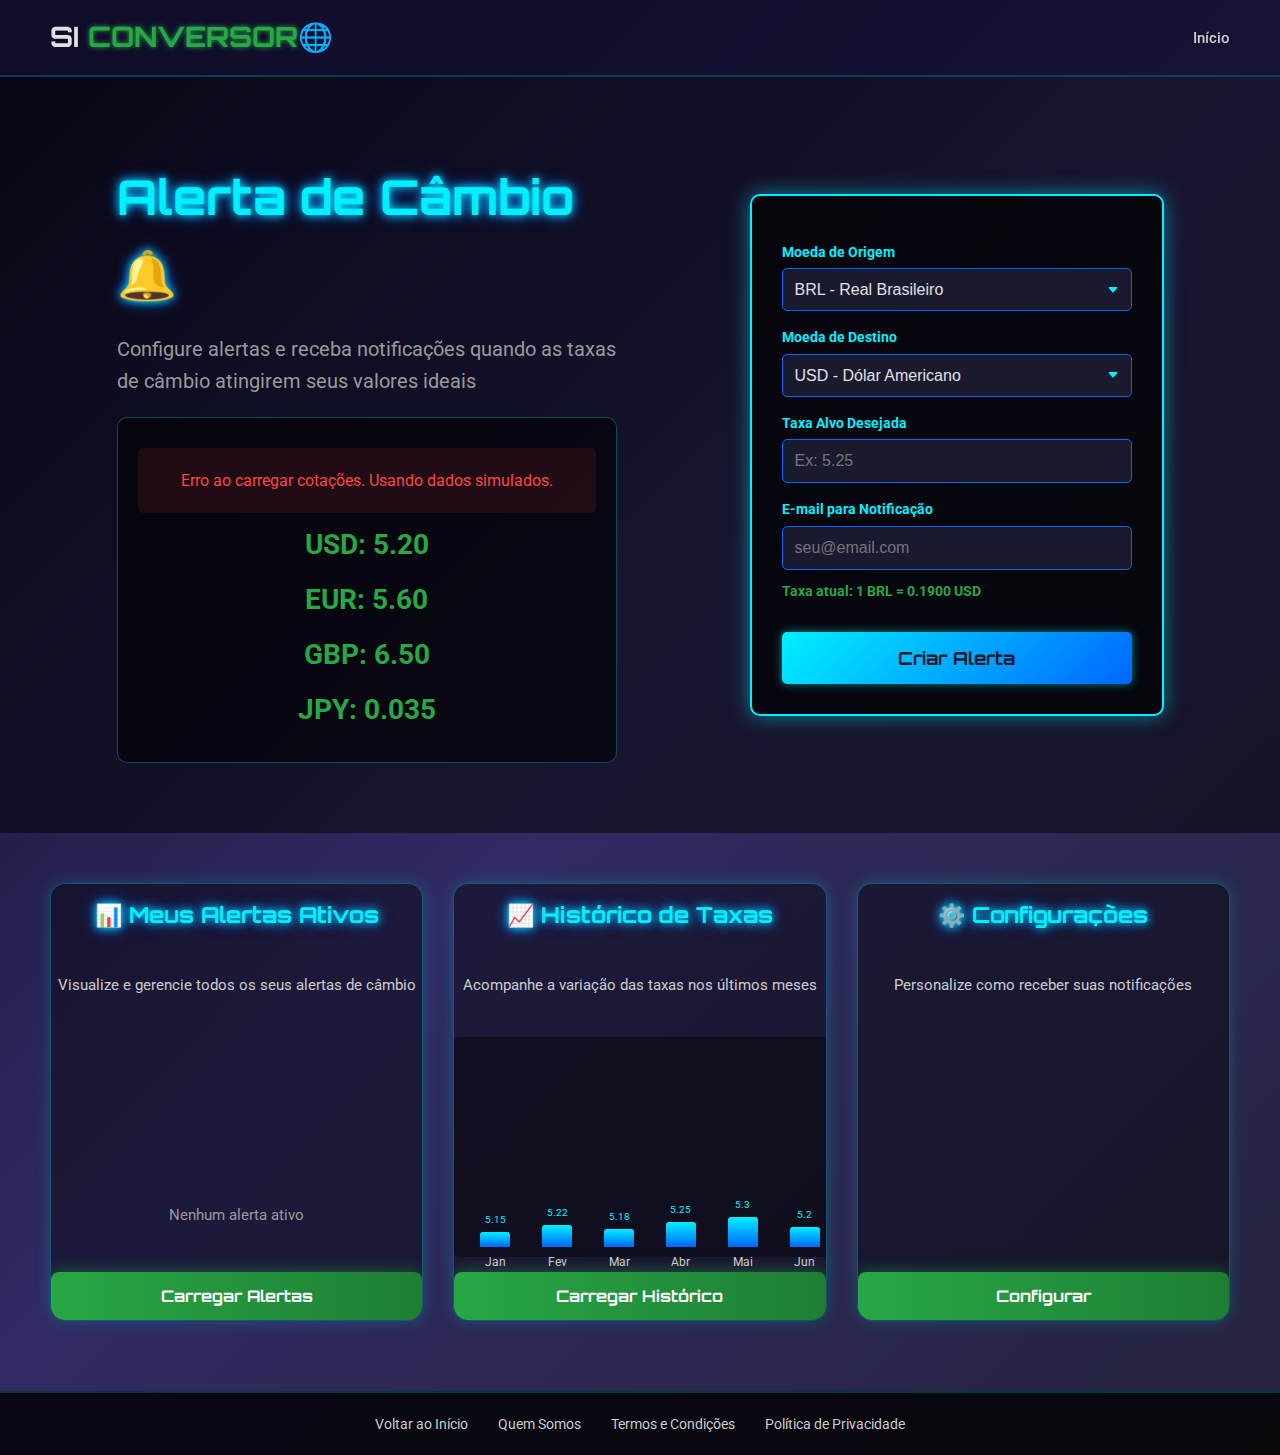
<file: alerta-cambio.html>
<!DOCTYPE html>
<html lang="pt-BR">
<head>
    <meta charset="UTF-8">
    <meta name="viewport" content="width=device-width, initial-scale=1.0">
    <title>Alerta de Câmbio - GlobalSend</title>
    <link rel="stylesheet" href="css.css">
</head>
<body>
    <header>
        <div class="logo">SI<span class="green"> CONVERSOR</span>🌐</div>
        <nav>
            <a href="index.html">Início</a>
    
    </header>

    <section class="hero">
        <div class="hero-text">
            <h1>Alerta de Câmbio 🔔</h1>
            <p>Configure alertas e receba notificações quando as taxas de câmbio atingirem seus valores ideais</p>
            <div id="currentRates" class="results-container">
                <div class="loading">Carregando cotações atuais...</div>
            </div>
        </div>
        <div class="hero-form">
            <label for="moeda-origem">Moeda de Origem</label>
            <select id="moeda-origem">
                <option value="BRL">BRL - Real Brasileiro</option>
                <option value="USD">USD - Dólar Americano</option>
                <option value="EUR">EUR - Euro</option>
                <option value="GBP">GBP - Libra Esterlina</option>
                <option value="JPY">JPY - Iene Japonês</option>
            </select>

            <label for="moeda-destino">Moeda de Destino</label>
            <select id="moeda-destino">
                <option value="USD">USD - Dólar Americano</option>
                <option value="EUR">EUR - Euro</option>
                <option value="GBP">GBP - Libra Esterlina</option>
                <option value="JPY">JPY - Iene Japonês</option>
                <option value="BRL">BRL - Real Brasileiro</option>
            </select>

            <label for="taxa-alvo">Taxa Alvo Desejada</label>
            <input type="number" id="taxa-alvo" placeholder="Ex: 5.25" step="0.01">

            <label for="email">E-mail para Notificação</label>
            <input type="email" id="email" placeholder="seu@email.com">

            <div id="currentRateInfo" class="exchange-rate"></div>
            <button class="send-btn" onclick="createAlert()">Criar Alerta</button>
        </div>
    </section>

    <section class="features">
        <div class="feature">
            <h3>📊 Meus Alertas Ativos</h3>
            <p>Visualize e gerencie todos os seus alertas de câmbio</p>
            <div id="alertsList" class="alert-list">
            </div>
            <button onclick="loadAlerts()">Carregar Alertas</button>
        </div>
        <div class="feature">
            <h3>📈 Histórico de Taxas</h3>
            <p>Acompanhe a variação das taxas nos últimos meses</p>
            <div id="historicalChart" class="historical-chart">
            </div>
            <button onclick="loadHistoricalData()">Carregar Histórico</button>
        </div>
        <div class="feature">
            <h3>⚙️ Configurações</h3>
            <p>Personalize como receber suas notificações</p>
            <button onclick="showSettings()">Configurar</button>
        </div>
    </section>

    <footer>
        <a href="index.html">Voltar ao Início</a>
        <a href="#">Quem Somos</a>
        <a href="#">Termos e Condições</a>
        <a href="#">Política de Privacidade</a>
    </footer>

    <script>
        const API_KEY = '3ec7a65497faa33175fd8b05';
        const API_BASE = 'https://v6.exchangerate-api.com/v6';

        async function loadCurrentRates() {
            try {
                const response = await fetch(`${API_BASE}/${API_KEY}/latest/BRL`);
                const data = await response.json();
                
                if (data.result === 'success') {
                    const ratesContainer = document.getElementById('currentRates');
                    ratesContainer.innerHTML = `
                        <div class="result-label">Cotações Atuais (vs BRL)</div>
                        <div class="result-value">USD: ${data.conversion_rates.USD.toFixed(4)}</div>
                        <div class="result-value">EUR: ${data.conversion_rates.EUR.toFixed(4)}</div>
                        <div class="result-value">GBP: ${data.conversion_rates.GBP.toFixed(4)}</div>
                        <div class="result-value">JPY: ${data.conversion_rates.JPY.toFixed(4)}</div>
                        <div style="font-size: 12px; color: #999; margin-top: 10px;">Atualizado: ${new Date().toLocaleString()}</div>
                    `;
                } else {
                    throw new Error(data['error-type']);
                }
            } catch (error) {
                console.error('Erro ao carregar cotações:', error);
                document.getElementById('currentRates').innerHTML = `
                    <div class="error">Erro ao carregar cotações. Usando dados simulados.</div>
                    <div class="result-value">USD: 5.20</div>
                    <div class="result-value">EUR: 5.60</div>
                    <div class="result-value">GBP: 6.50</div>
                    <div class="result-value">JPY: 0.035</div>
                `;
            }
        }

        async function getCurrentRate(from, to) {
            try {
                const response = await fetch(`${API_BASE}/${API_KEY}/latest/${from}`);
                const data = await response.json();
                
                if (data.result === 'success' && data.conversion_rates[to]) {
                    return data.conversion_rates[to];
                } else {
                    throw new Error('Taxa não encontrada');
                }
            } catch (error) {

                const simulatedRates = {
                    'BRL-USD': 0.19, 'BRL-EUR': 0.18, 'BRL-GBP': 0.15, 'BRL-JPY': 28.5,
                    'USD-BRL': 5.20, 'USD-EUR': 0.92, 'USD-GBP': 0.79, 'USD-JPY': 150,
                    'EUR-BRL': 5.60, 'EUR-USD': 1.09, 'EUR-GBP': 0.86, 'EUR-JPY': 163,
                    'GBP-BRL': 6.50, 'GBP-USD': 1.27, 'GBP-EUR': 1.16, 'GBP-JPY': 190,
                    'JPY-BRL': 0.035, 'JPY-USD': 0.0067, 'JPY-EUR': 0.0061, 'JPY-GBP': 0.0053
                };
                
                return simulatedRates[`${from}-${to}`] || 1;
            }
        }

        async function createAlert() {
            const fromCurrency = document.getElementById('moeda-origem').value;
            const toCurrency = document.getElementById('moeda-destino').value;
            const targetRate = document.getElementById('taxa-alvo').value;
            const email = document.getElementById('email').value;

            if (!targetRate || !email) {
                alert('Por favor, preencha todos os campos obrigatórios.');
                return;
            }
            const currentRate = await getCurrentRate(fromCurrency, toCurrency);
            
            const alert = {
                id: Date.now(),
                from: fromCurrency,
                to: toCurrency,
                target: parseFloat(targetRate),
                current: currentRate,
                email: email,
                created: new Date().toLocaleString(),
                active: true,
                triggered: currentRate >= parseFloat(targetRate)
            };
            const alerts = JSON.parse(localStorage.getItem('exchangeAlerts') || '[]');
            alerts.push(alert);
            localStorage.setItem('exchangeAlerts', JSON.stringify(alerts));
            document.getElementById('currentRateInfo').innerHTML = `
                Taxa atual: 1 ${fromCurrency} = ${currentRate.toFixed(4)} ${toCurrency}
            `;

            if (alert.triggered) {
                alert(`⚠️ Atenção! A taxa atual já está acima do seu alvo! (${currentRate.toFixed(4)})`);
            } else {
                alert(`Alerta criado com sucesso! Você receberá uma notificação quando a taxa de ${fromCurrency} para ${toCurrency} atingir ${targetRate}`);
            }

            loadAlerts();
        }

        function loadAlerts() {
            const alerts = JSON.parse(localStorage.getItem('exchangeAlerts') || '[]');
            const alertsList = document.getElementById('alertsList');
            
            if (alerts.length === 0) {
                alertsList.innerHTML = '<p style="color: #999; text-align: center;">Nenhum alerta ativo</p>';
                return;
            }

            alertsList.innerHTML = alerts.map(alert => `
                <div class="alert-item ${alert.triggered ? 'alert-triggered' : 'alert-active'}">
                    <strong>${alert.from} → ${alert.to}</strong><br>
                    Meta: ${alert.target}<br>
                    Atual: ${alert.current.toFixed(4)}<br>
                    Status: ${alert.triggered ? '✅ ATINGIDO' : '⏳ AGUARDANDO'}<br>
                    <small>Criado: ${alert.created}</small><br>
                    <button onclick="deleteAlert(${alert.id})" style="background: #ff4444; color: white; border: none; padding: 5px 10px; border-radius: 3px; margin-top: 5px; cursor: pointer; font-size: 12px;">Excluir</button>
                </div>
            `).join('');
        }

        function deleteAlert(alertId) {
            const alerts = JSON.parse(localStorage.getItem('exchangeAlerts') || '[]');
            const filteredAlerts = alerts.filter(alert => alert.id !== alertId);
            localStorage.setItem('exchangeAlerts', JSON.stringify(filteredAlerts));
            loadAlerts();
        }

        function loadHistoricalData() {
            const chart = document.getElementById('historicalChart');
            const months = ['Jan', 'Fev', 'Mar', 'Abr', 'Mai', 'Jun'];
            const values = [5.15, 5.22, 5.18, 5.25, 5.30, 5.20];
            
            chart.innerHTML = months.map((month, index) => `
                <div class="chart-bar" style="height: ${(values[index] - 5.0) * 100}px">
                    <div class="chart-bar-label">${month}</div>
                    <div style="position: absolute; top: -20px; left: 50%; transform: translateX(-50%); color: #00f0ff; font-size: 10px;">${values[index]}</div>
                </div>
            `).join('');
        }

        function showSettings() {
            alert('Configurações de notificação:\n- E-mail: Ativo\n- Push: Disponível\n- SMS: Disponível\n\nVocê será notificado quando suas taxas alvo forem atingidas.');
        }
        document.getElementById('moeda-origem').addEventListener('change', updateCurrentRate);
        document.getElementById('moeda-destino').addEventListener('change', updateCurrentRate);

        async function updateCurrentRate() {
            const fromCurrency = document.getElementById('moeda-origem').value;
            const toCurrency = document.getElementById('moeda-destino').value;
            
            const currentRate = await getCurrentRate(fromCurrency, toCurrency);
            document.getElementById('currentRateInfo').innerHTML = `
                Taxa atual: 1 ${fromCurrency} = ${currentRate.toFixed(4)} ${toCurrency}
            `;
        }
        loadCurrentRates();
        loadAlerts();
        loadHistoricalData();
        updateCurrentRate();
    </script>
</body>
</html>
</file>
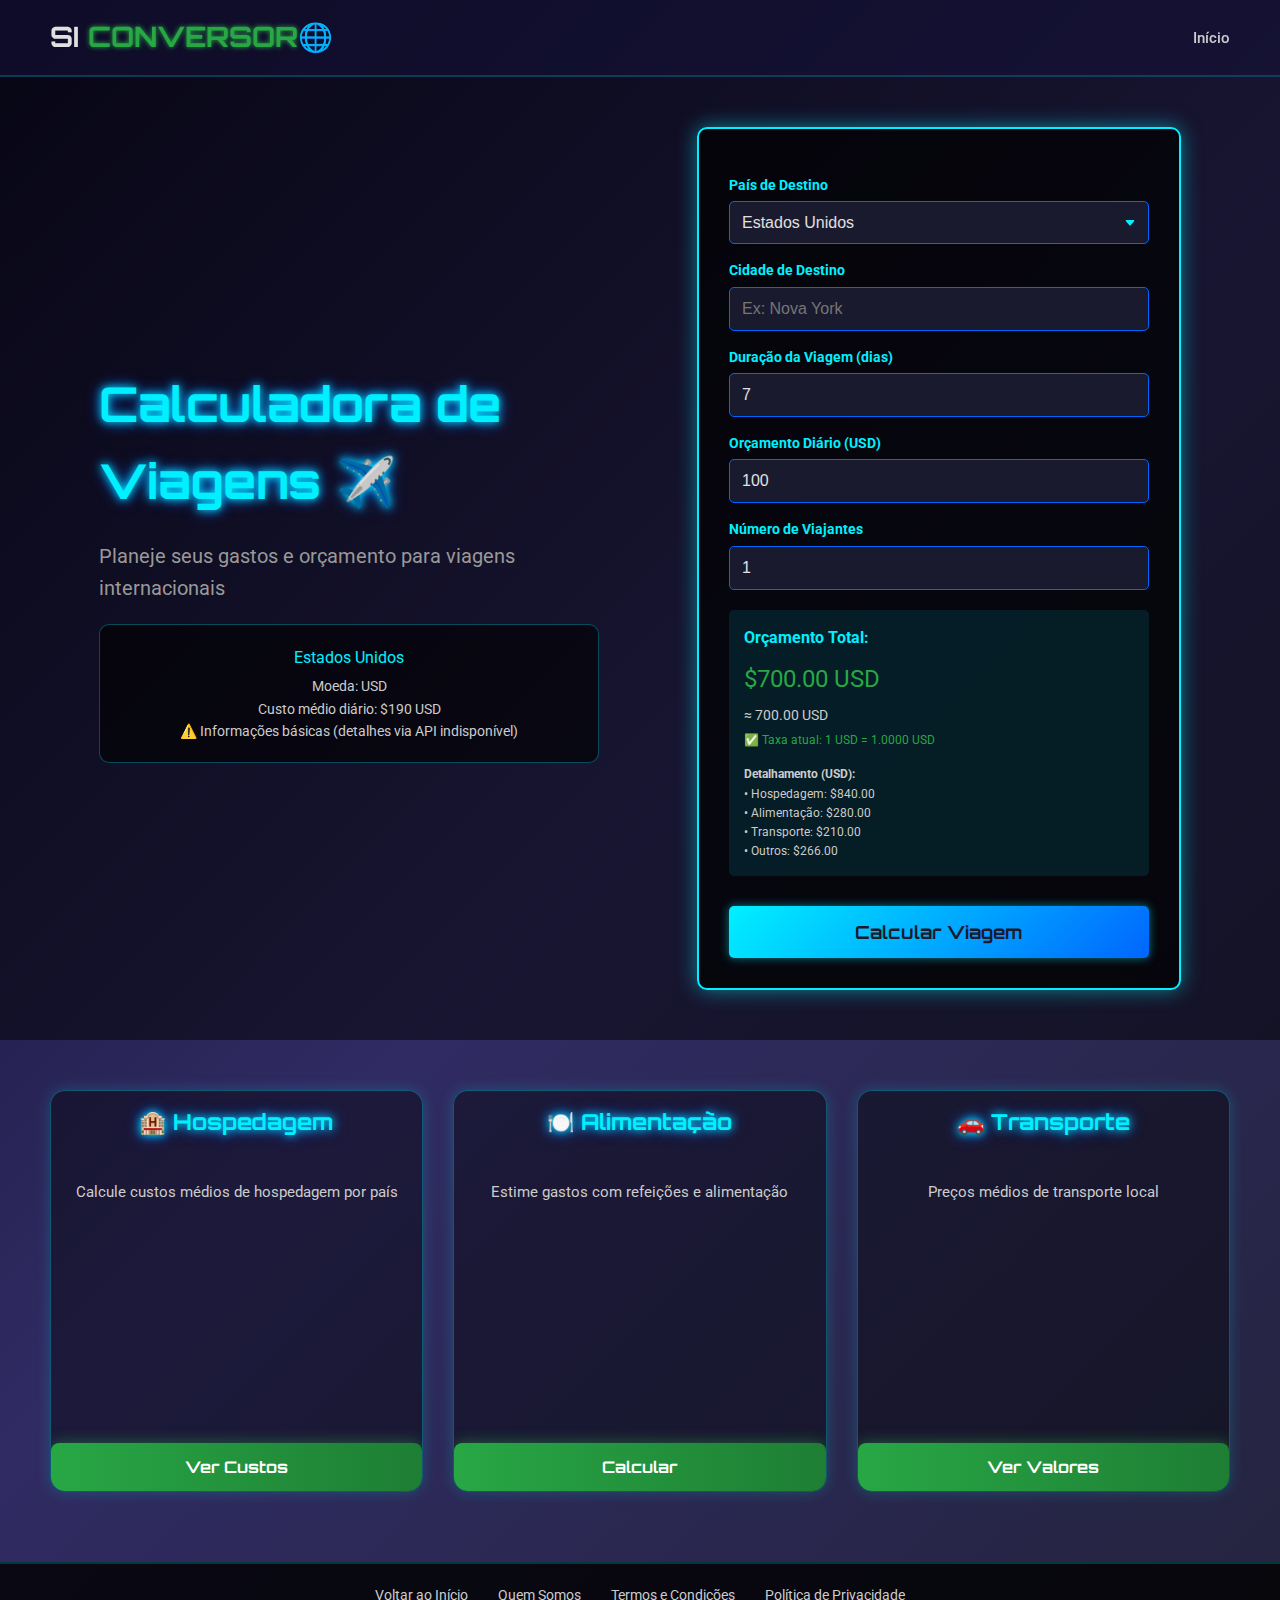
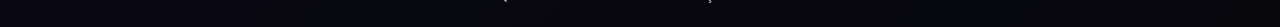
<file: calculadora-viagens.html>
<!DOCTYPE html>
<html lang="pt-BR">
<head>
    <meta charset="UTF-8">
    <meta name="viewport" content="width=device-width, initial-scale=1.0">
    <title>Calculadora de Viagens - GlobalSend</title>
    <link rel="stylesheet" href="css.css">
</head>
<body>
    <header>
        <div class="logo">SI<span class="green"> CONVERSOR</span>🌐</div>
        <nav>
            <a href="index.html">Início</a>
     
    </header>

    <section class="hero">
        <div class="hero-text">
            <h1>Calculadora de Viagens ✈️</h1>
            <p>Planeje seus gastos e orçamento para viagens internacionais</p>
            <div id="countryInfo" class="results-container">
                <div class="loading">Carregando informações do país...</div>
            </div>
        </div>
        <div class="hero-form" style="width: 420px;">
            <label for="pais-destino">País de Destino</label>
            <select id="pais-destino" onchange="loadCountryInfo(); calculateTrip(); populateCities();">
                <option value="US">Estados Unidos</option>
                <option value="ES">Espanha</option>
                <option value="FR">França</option>
                <option value="PT">Portugal</option>
                <option value="JP">Japão</option>
                <option value="GB">Reino Unido</option>
                <option value="CA">Canadá</option>
                <option value="AU">Austrália</option>
            </select>

            <label for="cidade-destino">Cidade de Destino</label>
            <input type="text" id="cidade-destino" placeholder="Ex: Nova York" list="cities">
            <datalist id="cities"></datalist>

            <label for="duracao-viagem">Duração da Viagem (dias)</label>
            <input type="number" id="duracao-viagem" placeholder="7" min="1" value="7">

            <label for="orcamento-diario">Orçamento Diário (USD)</label>
            <input type="number" id="orcamento-diario" placeholder="100.00" step="0.01" value="100">

            <label for="viajantes">Número de Viajantes</label>
            <input type="number" id="viajantes" placeholder="1" min="1" value="1">

            <div id="calculationResult" style="background: rgba(0,240,255,0.1); padding: 15px; border-radius: 5px; margin: 20px 0; min-height: 80px;">
                <div class="loading">Calculando orçamento...</div>
            </div>

            <button class="send-btn" onclick="calculateTrip()">Calcular Viagem</button>
        </div>
    </section>

    <section class="features">
        <div class="feature">
            <h3>🏨 Hospedagem</h3>
            <p>Calcule custos médios de hospedagem por país</p>
            <div id="accommodationCosts"></div>
            <button onclick="loadAccommodationCosts()">Ver Custos</button>
        </div>
        <div class="feature">
            <h3>🍽️ Alimentação</h3>
            <p>Estime gastos com refeições e alimentação</p>
            <div id="foodCosts"></div>
            <button onclick="loadFoodCosts()">Calcular</button>
        </div>
        <div class="feature">
            <h3>🚗 Transporte</h3>
            <p>Preços médios de transporte local</p>
            <div id="transportCosts"></div>
            <button onclick="loadTransportCosts()">Ver Valores</button>
        </div>
    </section>

    <footer>
        <a href="index.html">Voltar ao Início</a>
        <a href="#">Quem Somos</a>
        <a href="#">Termos e Condições</a>
        <a href="#">Política de Privacidade</a>
    </footer>

    <script>
        const API_KEY = '3ec7a65497faa33175fd8b05';
        const API_BASE = 'https://v6.exchangerate-api.com/v6';
        const COUNTRY_API = 'https://restcountries.com/v3.1/alpha/';

    
        const countryCosts = {
            'US': { accommodation: 120, food: 40, transport: 30, currency: 'USD', name: 'Estados Unidos' },
            'ES': { accommodation: 80, food: 30, transport: 15, currency: 'EUR', name: 'Espanha' },
            'FR': { accommodation: 90, food: 35, transport: 20, currency: 'EUR', name: 'França' },
            'PT': { accommodation: 60, food: 25, transport: 12, currency: 'EUR', name: 'Portugal' },
            'JP': { accommodation: 100, food: 35, transport: 25, currency: 'JPY', name: 'Japão' },
            'GB': { accommodation: 110, food: 38, transport: 22, currency: 'GBP', name: 'Reino Unido' },
            'CA': { accommodation: 95, food: 32, transport: 18, currency: 'CAD', name: 'Canadá' },
            'AU': { accommodation: 105, food: 36, transport: 20, currency: 'AUD', name: 'Austrália' }
        };


        const citiesByCountry = {
            'US': ['Nova York', 'Los Angeles', 'Chicago', 'Houston', 'Miami', 'San Francisco', 'Las Vegas', 'Boston', 'Seattle', 'Orlando'],
            'ES': ['Madri', 'Barcelona', 'Valência', 'Sevilha', 'Bilbao', 'Málaga', 'Palma', 'Murcia', 'Las Palmas', 'Saragoça'],
            'FR': ['Paris', 'Marselha', 'Lyon', 'Toulouse', 'Nice', 'Nantes', 'Estrasburgo', 'Bordeaux', 'Lille', 'Rennes'],
            'PT': ['Lisboa', 'Porto', 'Braga', 'Coimbra', 'Setúbal', 'Faro', 'Aveiro', 'Guimarães', 'Leiria', 'Viseu'],
            'JP': ['Tóquio', 'Osaka', 'Quioto', 'Nagoya', 'Sapporo', 'Fukuoka', 'Kobe', 'Kawasaki', 'Hiroshima', 'Sendai'],
            'GB': ['Londres', 'Manchester', 'Birmingham', 'Glasgow', 'Liverpool', 'Bristol', 'Edimburgo', 'Leeds', 'Newcastle', 'Sheffield'],
            'CA': ['Toronto', 'Vancouver', 'Montreal', 'Calgary', 'Ottawa', 'Edmonton', 'Quebec', 'Winnipeg', 'Hamilton', 'Halifax'],
            'AU': ['Sydney', 'Melbourne', 'Brisbane', 'Perth', 'Adelaide', 'Gold Coast', 'Camberra', 'Newcastle', 'Hobart', 'Darwin']
        };

        
        function populateCities() {
            const countryCode = document.getElementById('pais-destino').value;
            const datalist = document.getElementById('cities');
            
            
            datalist.innerHTML = '';
            
            const cities = citiesByCountry[countryCode] || [];
            
            
            cities.forEach(city => {
                const option = document.createElement('option');
                option.value = city;
                datalist.appendChild(option);
            });
            document.getElementById('cidade-destino').value = '';
        }


        async function loadCountryInfo() {
            const countryCode = document.getElementById('pais-destino').value;
            const infoDiv = document.getElementById('countryInfo');

            try {
                const response = await fetch(`${COUNTRY_API}${countryCode}`);
                const data = await response.json();
                const country = data[0];
                const exchangeRate = await getExchangeRate('USD', countryCosts[countryCode].currency);
                
                infoDiv.innerHTML = `
                    <div class="result-label">${country.name.common}</div>
                    <div style="color: #ccc; font-size: 14px;">
                        Capital: ${country.capital?.[0] || 'N/A'}<br>
                        Moeda: ${Object.keys(country.currencies || {})[0] || 'N/A'}<br>
                        Taxa USD: 1 USD = ${exchangeRate.toFixed(4)} ${countryCosts[countryCode].currency}<br>
                        População: ${(country.population / 1000000).toFixed(1)}M
                    </div>
                `;
            } catch (error) {
                const countryData = countryCosts[countryCode];
                infoDiv.innerHTML = `
                    <div class="result-label">${countryData.name}</div>
                    <div style="color: #ccc; font-size: 14px;">
                        Moeda: ${countryData.currency}<br>
                        Custo médio diário: $${(countryData.accommodation + countryData.food + countryData.transport).toFixed(0)} USD<br>
                        ⚠️ Informações básicas (detalhes via API indisponível)
                    </div>
                `;
            }
        }

        async function getExchangeRate(from, to) {
            const simulatedRates = {
                'USD-EUR': 0.92, 'USD-GBP': 0.79, 'USD-JPY': 150, 'USD-CAD': 1.35, 'USD-AUD': 1.52,
                'EUR-USD': 1.09, 'GBP-USD': 1.27, 'JPY-USD': 0.0067, 'CAD-USD': 0.74, 'AUD-USD': 0.66
            };
            if (from === to) return 1;
            return simulatedRates[`${from}-${to}`] || 1;
        }

        async function calculateTrip() {
            const countryCode = document.getElementById('pais-destino').value;
            const city = document.getElementById('cidade-destino').value;
            const duration = parseInt(document.getElementById('duracao-viagem').value);
            const dailyBudget = parseFloat(document.getElementById('orcamento-diario').value);
            const travelers = parseInt(document.getElementById('viajantes').value);

            if (!duration || !dailyBudget || !travelers) {
                document.getElementById('calculationResult').innerHTML = '<div class="warning" style="font-size: 14px;">Preencha todos os campos obrigatórios.</div>';
                return;
            }

            const resultDiv = document.getElementById('calculationResult');
            resultDiv.innerHTML = '<div class="loading">Calculando com dados em tempo real...</div>';

            try {
                const countryData = countryCosts[countryCode];
                const totalBudgetUSD = dailyBudget * duration * travelers;
                const exchangeRate = await getExchangeRate('USD', countryData.currency);
                const convertedAmount = totalBudgetUSD * exchangeRate;
                const breakdown = await calculateBreakdown(countryCode, duration, travelers);

                resultDiv.innerHTML = `
                    <p style="color: #00f0ff; font-weight: bold; margin: 0;">Orçamento Total:</p>
                    <p style="font-size: 24px; color: #28a745; margin: 10px 0 0 0;">$${totalBudgetUSD.toFixed(2)} USD</p>
                    <p style="color: #ccc; font-size: 14px; margin: 5px 0 0 0;">≈ ${convertedAmount.toFixed(2)} ${countryData.currency}</p>
                    <p style="color: #28a745; font-size: 12px; margin: 5px 0 0 0;">✅ Taxa atual: 1 USD = ${exchangeRate.toFixed(4)} ${countryData.currency}</p>
                    <div style="margin-top: 15px; font-size: 12px; color: #ccc;">
                        <strong>Detalhamento (USD):</strong><br>
                        • Hospedagem: $${breakdown.accommodation}<br>
                        • Alimentação: $${breakdown.food}<br>
                        • Transporte: $${breakdown.transport}<br>
                        • Outros: $${breakdown.other}
                    </div>
                `;

                saveTripCalculation(city, countryCode, duration, travelers, totalBudgetUSD);
            } catch (error) {
                resultDiv.innerHTML = `
                    <div class="error">Erro no cálculo. Usando dados simulados.</div>
                    <p style="font-size: 24px; color: #28a745; margin: 10px 0 0 0;">$${(dailyBudget * duration * travelers).toFixed(2)} USD</p>
                `;
            }
        }

        async function calculateBreakdown(countryCode, duration, travelers) {
            const costs = countryCosts[countryCode];
            const accommodation = costs.accommodation * duration * travelers;
            const food = costs.food * duration * travelers;
            const transport = costs.transport * duration * travelers;
            const other = (accommodation + food + transport) * 0.2; 
            
            return {
                accommodation: accommodation.toFixed(2),
                food: food.toFixed(2),
                transport: transport.toFixed(2),
                other: other.toFixed(2)
            };
        }

        function loadAccommodationCosts() {
            const countryCode = document.getElementById('pais-destino').value;
            const costs = countryCosts[countryCode];
            
            document.getElementById('accommodationCosts').innerHTML = `
                <div style="text-align: left; font-size: 14px; color: #ccc;">
                    <strong>Médias diárias (USD):</strong><br>
                    • Hotel Econômico: $${(costs.accommodation * 0.6).toFixed(0)}<br>
                    • Hotel Médio: $${costs.accommodation}<br>
                    • Hotel Luxo: $${(costs.accommodation * 2).toFixed(0)}<br>
                    • Airbnb: $${(costs.accommodation * 0.8).toFixed(0)}
                </div>
            `;
        }

        function loadFoodCosts() {
            const countryCode = document.getElementById('pais-destino').value;
            const costs = countryCosts[countryCode];
            
            document.getElementById('foodCosts').innerHTML = `
                <div style="text-align: left; font-size: 14px; color: #ccc;">
                    <strong>Diário por pessoa (USD):</strong><br>
                    • Econômico: $${(costs.food * 0.6).toFixed(0)}<br>
                    • Moderado: $${costs.food}<br>
                    • Luxo: $${(costs.food * 2).toFixed(0)}<br>
                    • Fast Food: $${(costs.food * 0.4).toFixed(0)}
                </div>
            `;
        }

        function loadTransportCosts() {
            const countryCode = document.getElementById('pais-destino').value;
            const costs = countryCosts[countryCode];
            
            document.getElementById('transportCosts').innerHTML = `
                <div style="text-align: left; font-size: 14px; color: #ccc;">
                    <strong>Diário (USD):</strong><br>
                    • Ônibus/Metrô: $${(costs.transport * 0.5).toFixed(0)}<br>
                    • Táxi: $${(costs.transport * 2).toFixed(0)}<br>
                    • Aluguel Carro: $${(costs.transport * 3).toFixed(0)}<br>
                    • Uber: $${costs.transport}
                </div>
            `;
        }

        function saveTripCalculation(city, country, duration, travelers, budget) {
            const calculation = {
                city: city,
                country: country,
                duration: duration,
                travelers: travelers,
                budget: budget,
                date: new Date().toLocaleString()
            };

            const history = JSON.parse(localStorage.getItem('tripCalculations') || '[]');
            history.unshift(calculation);
            if (history.length > 5) history.pop();
            localStorage.setItem('tripCalculations', JSON.stringify(history));
        }


        document.getElementById('pais-destino').addEventListener('change', () => { loadCountryInfo(); calculateTrip(); populateCities(); });
        document.getElementById('duracao-viagem').addEventListener('input', calculateTrip);
        document.getElementById('orcamento-diario').addEventListener('input', calculateTrip);
        document.getElementById('viajantes').addEventListener('input', calculateTrip);
        
        loadCountryInfo();
        calculateTrip(); 
        populateCities(); 
    </script>
</body>
</html>
</file>
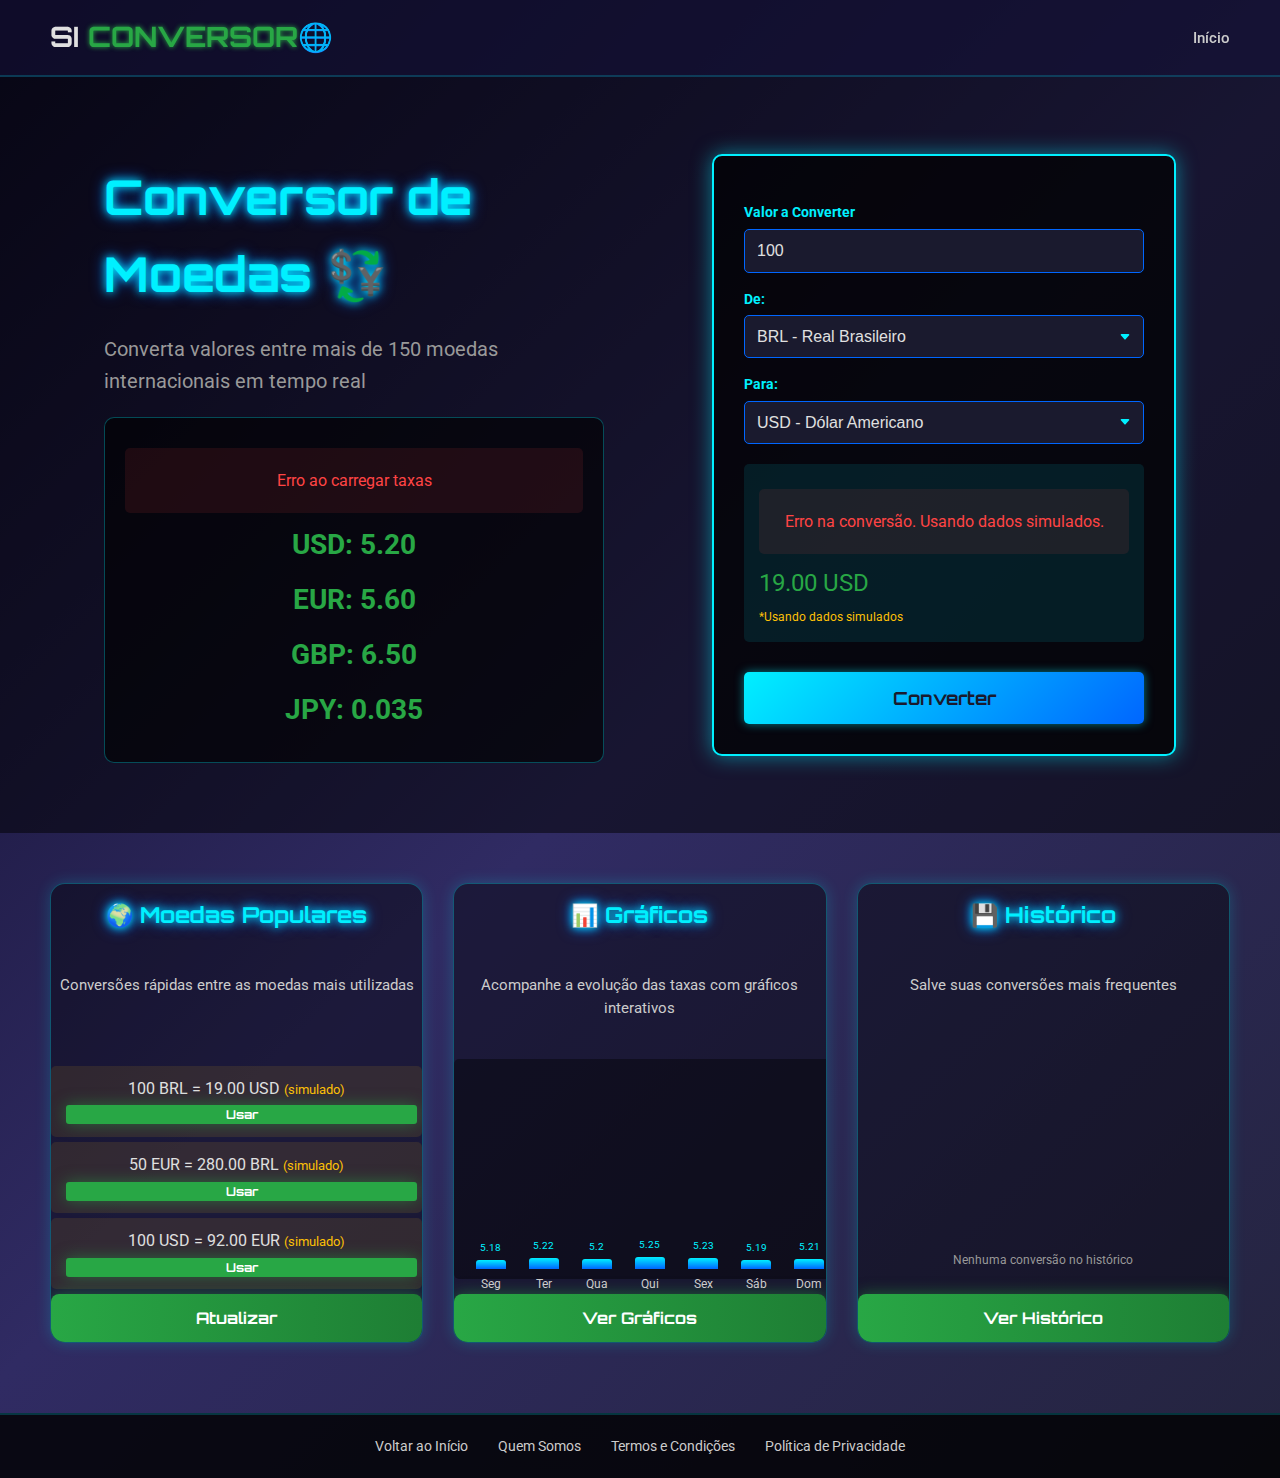
<file: conversor-moedas.html>
<!DOCTYPE html>
<html lang="pt-BR">
<head>
    <meta charset="UTF-8">
    <meta name="viewport" content="width=device-width, initial-scale=1.0">
    <title>Conversor de Moedas - GlobalSend</title>
    <link rel="stylesheet" href="css.css">
</head>
<body>
    <header>
        <div class="logo">SI<span class="green"> CONVERSOR</span>🌐</div>
        <nav>
            <a href="index.html">Início</a>
     
    </header>

    <section class="hero">
        <div class="hero-text">
            <h1>Conversor de Moedas 💱</h1>
            <p>Converta valores entre mais de 150 moedas internacionais em tempo real</p>
            <div id="popularRates" class="results-container">
                <div class="loading">Carregando taxas populares...</div>
            </div>
        </div>
        <div class="hero-form" style="width: 400px;">
            <label for="valor-converter">Valor a Converter</label>
            <input type="number" id="valor-converter" placeholder="100.00" step="0.01" value="100">

            <label for="moeda-de">De:</label>
            <select id="moeda-de">
                <option value="BRL">BRL - Real Brasileiro</option>
                <option value="USD">USD - Dólar Americano</option>
                <option value="EUR">EUR - Euro</option>
                <option value="GBP">GBP - Libra Esterlina</option>
                <option value="JPY">JPY - Iene Japonês</option>
                <option value="CAD">CAD - Dólar Canadense</option>
                <option value="AUD">AUD - Dólar Australiano</option>
                <option value="CHF">CHF - Franco Suíço</option>
            </select>

            <label for="moeda-para">Para:</label>
            <select id="moeda-para">
                <option value="USD">USD - Dólar Americano</option>
                <option value="EUR">EUR - Euro</option>
                <option value="GBP">GBP - Libra Esterlina</option>
                <option value="JPY">JPY - Iene Japonês</option>
                <option value="BRL">BRL - Real Brasileiro</option>
                <option value="CAD">CAD - Dólar Canadense</option>
                <option value="AUD">AUD - Dólar Australiano</option>
                <option value="CHF">CHF - Franco Suíço</option>
            </select>

            <div id="conversionResult" style="background: rgba(0,240,255,0.1); padding: 15px; border-radius: 5px; margin: 20px 0; min-height: 80px;">
                <div class="loading">Calculando conversão...</div>
            </div>

            <button class="send-btn" onclick="convertCurrency()">Converter</button>
        </div>
    </section>

    <section class="features">
        <div class="feature">
            <h3>🌍 Moedas Populares</h3>
            <p>Conversões rápidas entre as moedas mais utilizadas</p>
            <div id="quickConversions"></div>
            <button onclick="loadQuickConversions()">Atualizar</button>
        </div>
        <div class="feature">
            <h3>📊 Gráficos</h3>
            <p>Acompanhe a evolução das taxas com gráficos interativos</p>
            <div id="conversionChart" class="historical-chart">
            </div>
            <button onclick="loadConversionChart()">Ver Gráficos</button>
        </div>
        <div class="feature">
            <h3>💾 Histórico</h3>
            <p>Salve suas conversões mais frequentes</p>
            <div id="conversionHistory"></div>
            <button onclick="loadHistory()">Ver Histórico</button>
        </div>
    </section>

    <footer>
        <a href="index.html">Voltar ao Início</a>
        <a href="#">Quem Somos</a>
        <a href="#">Termos e Condições</a>
        <a href="#">Política de Privacidade</a>
    </footer>

    <script>
        const API_KEY = '3ec7a65497faa33175fd8b05';
        const API_BASE = 'https://v6.exchangerate-api.com/v6';

        async function convertCurrency() {
            const amount = parseFloat(document.getElementById('valor-converter').value);
            const fromCurrency = document.getElementById('moeda-de').value;
            const toCurrency = document.getElementById('moeda-para').value;

            if (!amount || amount <= 0) {
                alert('Por favor, insira um valor válido.');
                return;
            }

            const resultDiv = document.getElementById('conversionResult');
            resultDiv.innerHTML = '<div class="loading">Convertendo...</div>';

            try {
                const response = await fetch(`${API_BASE}/${API_KEY}/latest/${fromCurrency}`);
                const data = await response.json();
                
                if (data.result === 'success' && data.conversion_rates[toCurrency]) {
                    const rate = data.conversion_rates[toCurrency];
                    const converted = (amount * rate).toFixed(2);
                    
                    resultDiv.innerHTML = `
                        <p style="color: #00f0ff; font-weight: bold; margin: 0;">Resultado:</p>
                        <p style="font-size: 24px; color: #28a745; margin: 10px 0 0 0;">${converted} ${toCurrency}</p>
                        <p style="color: #ccc; font-size: 14px; margin: 5px 0 0 0;">Taxa: 1 ${fromCurrency} = ${rate.toFixed(6)} ${toCurrency}</p>
                        <p style="color: #28a745; font-size: 12px; margin: 5px 0 0 0;">✅ Dados em tempo real via ExchangeRate-API</p>
                    `;
                    saveToHistory(fromCurrency, toCurrency, amount, converted, rate);
                } else {
                    throw new Error('Moeda não encontrada');
                }
            } catch (error) {
                console.error('Erro na conversão:', error);
                resultDiv.innerHTML = `
                    <div class="error">Erro na conversão. Usando dados simulados.</div>
                    <p style="font-size: 24px; color: #28a745; margin: 10px 0 0 0;">${(amount * getSimulatedRate(fromCurrency, toCurrency)).toFixed(2)} ${toCurrency}</p>
                    <p style="color: #ffc107; font-size: 12px; margin: 5px 0 0 0;">*Usando dados simulados</p>
                `;
            }
        }

        function getSimulatedRate(from, to) {
            const simulatedRates = {
                'BRL-USD': 0.19, 'BRL-EUR': 0.18, 'BRL-GBP': 0.15, 'BRL-JPY': 28.5, 'BRL-CAD': 0.26, 'BRL-AUD': 0.29, 'BRL-CHF': 0.17,
                'USD-BRL': 5.20, 'USD-EUR': 0.92, 'USD-GBP': 0.79, 'USD-JPY': 150, 'USD-CAD': 1.35, 'USD-AUD': 1.52, 'USD-CHF': 0.88,
                'EUR-BRL': 5.60, 'EUR-USD': 1.09, 'EUR-GBP': 0.86, 'EUR-JPY': 163, 'EUR-CAD': 1.47, 'EUR-AUD': 1.65, 'EUR-CHF': 0.96,
                'GBP-BRL': 6.50, 'GBP-USD': 1.27, 'GBP-EUR': 1.16, 'GBP-JPY': 190, 'GBP-CAD': 1.71, 'GBP-AUD': 1.92, 'GBP-CHF': 1.12,
                'JPY-BRL': 0.035, 'JPY-USD': 0.0067, 'JPY-EUR': 0.0061, 'JPY-GBP': 0.0053, 'JPY-CAD': 0.0090, 'JPY-AUD': 0.0101, 'JPY-CHF': 0.0059
            };
            
            return simulatedRates[`${from}-${to}`] || 1;
        }

        function saveToHistory(from, to, amount, converted, rate) {
            const conversion = {
                from: from,
                to: to,
                amount: amount,
                converted: converted,
                rate: rate,
                date: new Date().toLocaleString()
            };

            const history = JSON.parse(localStorage.getItem('conversionHistory') || '[]');
            history.unshift(conversion);
            if (history.length > 10) history.pop();
            localStorage.setItem('conversionHistory', JSON.stringify(history));
            loadHistory();
        }

        async function loadPopularRates() {
            try {
                const response = await fetch(`${API_BASE}/${API_KEY}/latest/BRL`);
                const data = await response.json();
                
                if (data.result === 'success') {
                    document.getElementById('popularRates').innerHTML = `
                        <div class="result-label">Taxas vs BRL (Tempo Real)</div>
                        <div class="result-value">USD: ${data.conversion_rates.USD.toFixed(4)}</div>
                        <div class="result-value">EUR: ${data.conversion_rates.EUR.toFixed(4)}</div>
                        <div class="result-value">GBP: ${data.conversion_rates.GBP.toFixed(4)}</div>
                        <div class="result-value">JPY: ${data.conversion_rates.JPY.toFixed(4)}</div>
                        <div style="font-size: 12px; color: #28a745; margin-top: 10px;">✅ Dados em tempo real</div>
                    `;
                } else {
                    throw new Error('API error');
                }
            } catch (error) {
                document.getElementById('popularRates').innerHTML = `
                    <div class="error">Erro ao carregar taxas</div>
                    <div class="result-value">USD: 5.20</div>
                    <div class="result-value">EUR: 5.60</div>
                    <div class="result-value">GBP: 6.50</div>
                    <div class="result-value">JPY: 0.035</div>
                `;
            }
        }

        async function loadQuickConversions() {
            const conversions = [
                { from: 'BRL', to: 'USD', amount: 100 },
                { from: 'EUR', to: 'BRL', amount: 50 },
                { from: 'USD', to: 'EUR', amount: 100 }
            ];

            let html = '';
            for (const conv of conversions) {
                try {
                    const response = await fetch(`${API_BASE}/${API_KEY}/latest/${conv.from}`);
                    const data = await response.json();
                    const rate = data.conversion_rates[conv.to];
                    const converted = (conv.amount * rate).toFixed(2);
                    
                    html += `
                        <div style="background: rgba(0,240,255,0.1); padding: 10px; margin: 5px 0; border-radius: 5px;">
                            ${conv.amount} ${conv.from} = ${converted} ${conv.to}
                            <button onclick="quickConvert('${conv.from}', '${conv.to}', ${conv.amount})" style="background: #28a745; color: white; border: none; padding: 2px 8px; border-radius: 3px; margin-left: 5px; cursor: pointer; font-size: 12px;">Usar</button>
                        </div>
                    `;
                } catch (error) {
                    const simulated = (conv.amount * getSimulatedRate(conv.from, conv.to)).toFixed(2);
                    html += `
                        <div style="background: rgba(255,193,7,0.1); padding: 10px; margin: 5px 0; border-radius: 5px;">
                            ${conv.amount} ${conv.from} = ${simulated} ${conv.to}
                            <small style="color: #ffc107;">(simulado)</small>
                            <button onclick="quickConvert('${conv.from}', '${conv.to}', ${conv.amount})" style="background: #28a745; color: white; border: none; padding: 2px 8px; border-radius: 3px; margin-left: 5px; cursor: pointer; font-size: 12px;">Usar</button>
                        </div>
                    `;
                }
            }

            document.getElementById('quickConversions').innerHTML = html;
        }

        function quickConvert(from, to, amount) {
            document.getElementById('valor-converter').value = amount;
            document.getElementById('moeda-de').value = from;
            document.getElementById('moeda-para').value = to;
            convertCurrency();
        }

        function loadConversionChart() {
            const chart = document.getElementById('conversionChart');
            const days = ['Seg', 'Ter', 'Qua', 'Qui', 'Sex', 'Sáb', 'Dom'];
            const rates = [5.18, 5.22, 5.20, 5.25, 5.23, 5.19, 5.21];
            
            chart.innerHTML = days.map((day, index) => `
                <div class="chart-bar" style="height: ${(rates[index] - 5.0) * 50}px">
                    <div class="chart-bar-label">${day}</div>
                    <div style="position: absolute; top: -20px; left: 50%; transform: translateX(-50%); color: #00f0ff; font-size: 10px;">${rates[index]}</div>
                </div>
            `).join('');
        }
        function loadHistory() {
            const history = JSON.parse(localStorage.getItem('conversionHistory') || '[]');
            const historyDiv = document.getElementById('conversionHistory');
            
            if (history.length === 0) {
                historyDiv.innerHTML = '<p style="color: #999; text-align: center; font-size: 12px;">Nenhuma conversão no histórico</p>';
                return;
            }

            historyDiv.innerHTML = history.slice(0, 3).map(item => `
                <div style="background: rgba(0,240,255,0.1); padding: 8px; margin: 5px 0; border-radius: 5px; font-size: 12px;">
                    <strong>${item.amount} ${item.from} → ${item.converted} ${item.to}</strong><br>
                    <small style="color: #999;">Taxa: ${item.rate.toFixed(6)}</small><br>
                    <small style="color: #999;">${item.date}</small>
                </div>
            `).join('');
        }
        document.getElementById('valor-converter').addEventListener('input', convertCurrency);
        document.getElementById('moeda-de').addEventListener('change', convertCurrency);
        document.getElementById('moeda-para').addEventListener('change', convertCurrency);
        loadPopularRates();
        loadQuickConversions();
        loadHistory();
        loadConversionChart();
        convertCurrency(); 
    </script>
</body>
</html>
</file>
<file: css.css>
@import url('https://fonts.googleapis.com/css2?family=Orbitron:wght@400;700&family=Roboto:wght@300;400;700&display=swap');

body {
    margin: 0;
    padding: 0;
    font-family: 'Roboto', sans-serif;
    background: linear-gradient(135deg, #0f0c29, #302b63, #24243e);
    color: #e0e0e0;
    line-height: 1.6;
}

a {
    color: #00f0ff;
    text-decoration: none;
    transition: color 0.3s;
}

a:hover {
    color: #fff;
    text-shadow: 0 0 5px #00f0ff;
}

button {
    font-family: 'Orbitron', sans-serif;
    transition: all 0.3s ease;
}

h1, h3 {
    font-family: 'Orbitron', sans-serif;
    color: #00f0ff;
    text-shadow: 0 0 8px #00f0ff, 0 0 15px #0066ff;
}

.green {
    color: #28a745;
    text-shadow: 0 0 5px #28a745;
}


header {
    display: flex;
    justify-content: space-between;
    align-items: center;
    padding: 15px 50px;
    background: rgba(15, 12, 41, 0.8);
    border-bottom: 2px solid rgba(0, 240, 255, 0.2);
    position: sticky;
    top: 0;
    z-index: 1000;
}

.logo {
    font-family: 'Orbitron', sans-serif;
    font-size: 28px;
    font-weight: bold;
    color: #e0e0e0;
}

header nav a {
    margin-left: 25px;
    font-weight: 500;
    color: #ccc;
    font-size: 15px;
}

header nav a:hover {
    color: #00f0ff;
}

.login-signup {
    display: flex;
    align-items: center;
}

.login-signup input {
    padding: 8px 12px;
    margin-right: 10px;
    border: 1px solid #0066ff;
    background: #1a1a2e;
    color: #e0e0e0;
    border-radius: 5px;
    width: 120px;
    font-size: 14px;
}

.login-signup .login-btn {
    background: none;
    color: #00f0ff;
    border: 1px solid #00f0ff;
    padding: 8px 15px;
    border-radius: 5px;
    margin-right: 5px;
    cursor: pointer;
    font-weight: bold;
}

.login-signup .signup-btn {
    background: linear-gradient(90deg, #28a745, #1e7e34);
    color: white;
    border: none;
    padding: 8px 15px;
    border-radius: 5px;
    cursor: pointer;
    font-weight: bold;
    box-shadow: 0 0 10px rgba(40, 167, 69, 0.5);
}

.login-signup .login-btn:hover {
    background: rgba(0, 240, 255, 0.1);
    box-shadow: 0 0 10px #00f0ff;
}

.login-signup .signup-btn:hover {
    background: linear-gradient(90deg, #1e7e34, #28a745);
    box-shadow: 0 0 15px rgba(40, 167, 69, 0.9);
}



.hero {
    display: flex;
    justify-content: space-around;
    align-items: center;
    min-height: 550px;
    padding: 50px;
    max-width: 1200px;
    margin: 0 auto;
    background: url('https://via.placeholder.com/1200x550?text=Mapa+Mundi+Wireframe') no-repeat center center/cover;
    position: relative;
}

.hero::before {
    content: '';
    position: absolute;
    top: 0;
    left: 0;
    right: 0;
    bottom: 0;
    background: rgba(0, 0, 0, 0.5);
    z-index: 1;
}

.hero-text, .hero-form {
    z-index: 2;
}

.hero-text {
    max-width: 500px;
    text-align: left;
}

.hero-text h1 {
    font-size: 48px;
    margin-bottom: 15px;
    text-align: left;
}

.hero-text p {
    font-size: 20px;
    color: #999;
    text-align: left;
    margin-bottom: 0;
}

.hero-form {
    background: rgba(0, 0, 0, 0.7);
    border: 2px solid #00f0ff;
    box-shadow: 0 0 20px rgba(0, 240, 255, 0.5);
    padding: 30px;
    border-radius: 10px;
    width: 350px;
    display: flex;
    flex-direction: column;
}

.hero-form label {
    font-weight: bold;
    color: #00f0ff;
    margin-top: 15px;
    margin-bottom: 5px;
    font-size: 14px;
}

.hero-form input,
.hero-form select {
    padding: 12px;
    border: 1px solid #0066ff;
    background: #1a1a2e;
    color: #e0e0e0;
    border-radius: 5px;
    font-size: 16px;
    -webkit-appearance: none;
    -moz-appearance: none;
    appearance: none;
}

.hero-form input:focus,
.hero-form select:focus {
    outline: none;
    border-color: #00f0ff;
    box-shadow: 0 0 5px #00f0ff;
}

.exchange-rate, .fee {
    font-size: 14px;
    text-align: left;
    color: #999;
    margin: 10px 0 20px 0;
}

.exchange-rate {
    color: #28a745;
    font-weight: bold;
}

.hero-form .send-btn {
    background: linear-gradient(135deg, #00f0ff, #0066ff);
    color: #1a1a2e;
    border: none;
    padding: 15px;
    border-radius: 5px;
    cursor: pointer;
    font-weight: bold;
    font-size: 18px;
    margin-top: 10px;
    box-shadow: 0 0 10px rgba(0, 240, 255, 0.5);
}

.hero-form .send-btn:hover {
    background: linear-gradient(135deg, #0066ff, #00f0ff);
    box-shadow: 0 0 20px rgba(0, 240, 255, 1);
}



.features {
    display: flex;
    justify-content: space-around;
    gap: 30px;
    padding: 50px 50px 70px;
    max-width: 1200px;
    margin: 0 auto;
}

.feature {
    background: rgba(0, 0, 0, 0.4);
    border: 1px solid rgba(0, 240, 255, 0.3);
    border-radius: 15px;
    padding: 0;
    text-align: center;
    flex: 1;
    min-width: 300px;
    box-shadow: 0 0 15px rgba(0, 240, 255, 0.2);
    display: flex;
    flex-direction: column;
    min-height: 400px;
    transition: all 0.3s ease;
    overflow: hidden;
}

.feature:hover {
    transform: translateY(-5px);
    box-shadow: 0 0 25px rgba(0, 240, 255, 0.4);
    border-color: rgba(0, 240, 255, 0.6);
}

.feature-content {
    display: flex;
    flex-direction: column;
    height: 100%;
}

.feature-image-container {
    width: 100%;
    height: 200px;
    overflow: hidden;
    position: relative;
}

.feature-image {
    width: 100%;
    height: 100%;
    object-fit: cover;
    transition: all 0.3s ease;
}

.feature-image:hover {
    transform: scale(1.05);
}

.feature-text {
    flex-grow: 1;
    display: flex;
    flex-direction: column;
    justify-content: space-between;
    padding: 20px;
}

.feature h3 {
    font-size: 22px;
    margin-top: 0;
    margin-bottom: 15px;
    min-height: 60px;
    display: flex;
    align-items: center;
    justify-content: center;
}

.feature p {
    font-size: 15px;
    margin-bottom: 25px;
    color: #ccc;
    line-height: 1.5;
    flex-grow: 1;
}

.feature button {
    width: 100%;
    padding: 14px;
    border-radius: 8px;
    font-size: 16px;
    box-sizing: border-box;
    background: linear-gradient(90deg, #28a745, #1e7e34);
    color: white;
    border: none;
    cursor: pointer;
    font-weight: bold;
    box-shadow: 0 0 15px rgba(40, 167, 69, 0.5);
    margin-top: auto;
    transition: all 0.3s ease;
}

.feature button:hover {
    background: linear-gradient(90deg, #1e7e34, #28a745);
    box-shadow: 0 0 20px rgba(40, 167, 69, 0.8);
    transform: translateY(-2px);
}



.testimonials {
    display: flex;
    justify-content: center;
    gap: 50px;
    padding: 30px 50px;
    max-width: 1000px;
    margin: 0 auto 50px;
}

.testimonial {
    display: flex;
    align-items: center;
    background: rgba(0, 0, 0, 0.5);
    border-radius: 50px 10px 10px 50px;
    padding: 15px 30px 15px 15px;
    box-shadow: 0 0 10px rgba(0, 240, 255, 0.1);
}

.testimonial img {
    border-radius: 50%;
    width: 60px;
    height: 60px;
    margin-right: 15px;
    border: 3px solid #00f0ff;
    object-fit: cover;
}

.testimonial p {
    text-align: left;
    margin: 0;
    font-style: italic;
    font-size: 15px;
}


footer {
    display: flex;
    justify-content: center;
    align-items: center;
    padding: 20px 50px;
    background: rgba(0, 0, 0, 0.8);
    border-top: 2px solid rgba(0, 240, 255, 0.2);
    font-size: 14px;
}

footer a {
    margin: 0 15px;
    color: #ccc;
}

footer a:hover {
    color: #00f0ff;
}

.social a {
    margin-left: 10px;
    color: #00f0ff;
}

.results-container {
    background: rgba(0, 0, 0, 0.6);
    border: 1px solid rgba(0, 240, 255, 0.3);
    border-radius: 10px;
    padding: 20px;
    margin: 20px 0;
    text-align: center;
}

.result-value {
    font-size: 28px;
    color: #28a745;
    font-weight: bold;
    margin: 10px 0;
}

.result-label {
    color: #00f0ff;
    font-size: 16px;
    margin-bottom: 5px;
}

.historical-chart {
    width: 100%;
    height: 200px;
    background: rgba(0, 0, 0, 0.4);
    border-radius: 5px;
    margin: 15px 0;
    display: flex;
    align-items: flex-end;
    justify-content: space-around;
    padding: 10px;
}

.chart-bar {
    background: linear-gradient(180deg, #00f0ff, #0066ff);
    width: 30px;
    border-radius: 3px 3px 0 0;
    position: relative;
}

.chart-bar-label {
    position: absolute;
    bottom: -25px;
    left: 50%;
    transform: translateX(-50%);
    font-size: 12px;
    color: #ccc;
}

.loading {
    color: #00f0ff;
    text-align: center;
    padding: 20px;
}

.error {
    color: #ff4444;
    text-align: center;
    padding: 20px;
    background: rgba(255, 68, 68, 0.1);
    border-radius: 5px;
    margin: 10px 0;
}

.alert-list {
    list-style: none;
    padding: 0;
    margin: 20px 0;
}

.alert-item {
    background: rgba(0, 240, 255, 0.1);
    padding: 15px;
    margin: 10px 0;
    border-radius: 5px;
    border-left: 4px solid #00f0ff;
}

.alert-active {
    border-left-color: #28a745;
}

.alert-triggered {
    border-left-color: #ffc107;
}


@media (max-width: 1024px) {
    .features {
        flex-direction: column;
        align-items: center;
        gap: 20px;
    }
    
    .feature {
        min-width: 300px;
        max-width: 400px;
    }
    
    .hero {
        flex-direction: column;
        text-align: center;
        gap: 40px;
    }
    
    .hero-text {
        text-align: center;
    }
    
    .hero-text h1 {
        text-align: center;
    }
    
    .testimonials {
        flex-direction: column;
        align-items: center;
        gap: 20px;
    }
}

@media (max-width: 768px) {
    header {
        flex-direction: column;
        gap: 15px;
        padding: 15px 20px;
    }
    
    header nav {
        display: flex;
        gap: 15px;
        flex-wrap: wrap;
        justify-content: center;
    }
    
    header nav a {
        margin-left: 0;
    }
    
    .login-signup {
        flex-wrap: wrap;
        justify-content: center;
        gap: 10px;
    }
    
    .login-signup input {
        width: 100px;
    }
    
    .hero {
        padding: 30px 20px;
    }
    
    .hero-text h1 {
        font-size: 36px;
    }
    
    .hero-form {
        width: 100%;
        max-width: 350px;
    }
    
    .features {
        padding: 30px 20px;
    }
    
    .testimonials {
        padding: 20px;
    }
    
    footer {
        flex-direction: column;
        gap: 15px;
        padding: 20px;
    }
}

@media (max-width: 480px) {
    .logo {
        font-size: 24px;
    }
    
    .hero-text h1 {
        font-size: 28px;
    }
    
    .hero-text p {
        font-size: 16px;
    }
    
    .feature {
        min-width: 280px;
        min-height: 380px;
    }
    
    .feature-image-container {
        height: 180px;
    }
    
    .feature h3 {
        font-size: 20px;
    }
    
    .testimonial {
        flex-direction: column;
        text-align: center;
        border-radius: 10px;
        padding: 15px;
    }
    
    .testimonial img {
        margin-right: 0;
        margin-bottom: 10px;
    }
    
    .testimonial p {
        text-align: center;
    }
}

@keyframes glow {
    0% {
        box-shadow: 0 0 5px rgba(0, 240, 255, 0.5);
    }
    50% {
        box-shadow: 0 0 20px rgba(0, 240, 255, 0.8);
    }
    100% {
        box-shadow: 0 0 5px rgba(0, 240, 255, 0.5);
    }
}

@keyframes float {
    0% {
        transform: translateY(0px);
    }
    50% {
        transform: translateY(-10px);
    }
    100% {
        transform: translateY(0px);
    }
}

.feature {
    animation: float 6s ease-in-out infinite;
}

.feature:nth-child(2) {
    animation-delay: 2s;
}

.feature:nth-child(3) {
    animation-delay: 4s;
}

::-webkit-scrollbar {
    width: 8px;
}

::-webkit-scrollbar-track {
    background: #1a1a2e;
}

::-webkit-scrollbar-thumb {
    background: linear-gradient(180deg, #00f0ff, #0066ff);
    border-radius: 4px;
}

::-webkit-scrollbar-thumb:hover {
    background: linear-gradient(180deg, #0066ff, #00f0ff);
}

.hero-form input[type="email"],
.hero-form input[type="number"],
.hero-form input[type="text"] {
    width: 100%;
    box-sizing: border-box;
}

.hero-form select {
    width: 100%;
    box-sizing: border-box;
    background-image: url("data:image/svg+xml,%3Csvg xmlns='http://www.w3.org/2000/svg' width='12' height='12' fill='%2300f0ff' viewBox='0 0 16 16'%3E%3Cpath d='M7.247 11.14 2.451 5.658C1.885 5.013 2.345 4 3.204 4h9.592a1 1 0 0 1 .753 1.659l-4.796 5.48a1 1 0 0 1-1.506 0z'/%3E%3C/svg%3E");
    background-repeat: no-repeat;
    background-position: right 12px center;
    background-size: 12px;
}

button.secondary {
    background: rgba(0, 240, 255, 0.1);
    color: #00f0ff;
    border: 1px solid #00f0ff;
    padding: 10px 20px;
    border-radius: 5px;
    cursor: pointer;
    font-weight: bold;
    transition: all 0.3s ease;
}

button.secondary:hover {
    background: rgba(0, 240, 255, 0.2);
    box-shadow: 0 0 10px rgba(0, 240, 255, 0.5);
}

button.danger {
    background: rgba(255, 68, 68, 0.1);
    color: #ff4444;
    border: 1px solid #ff4444;
    padding: 10px 20px;
    border-radius: 5px;
    cursor: pointer;
    font-weight: bold;
    transition: all 0.3s ease;
}

button.danger:hover {
    background: rgba(255, 68, 68, 0.2);
    box-shadow: 0 0 10px rgba(255, 68, 68, 0.5);
}

.highlight {
    color: #00f0ff;
    font-weight: bold;
    text-shadow: 0 0 5px rgba(0, 240, 255, 0.5);
}

.success {
    color: #28a745;
    font-weight: bold;
    text-shadow: 0 0 5px rgba(40, 167, 69, 0.5);
}

.warning {
    color: #ffc107;
    font-weight: bold;
    text-shadow: 0 0 5px rgba(255, 193, 7, 0.5);
}
</file>
